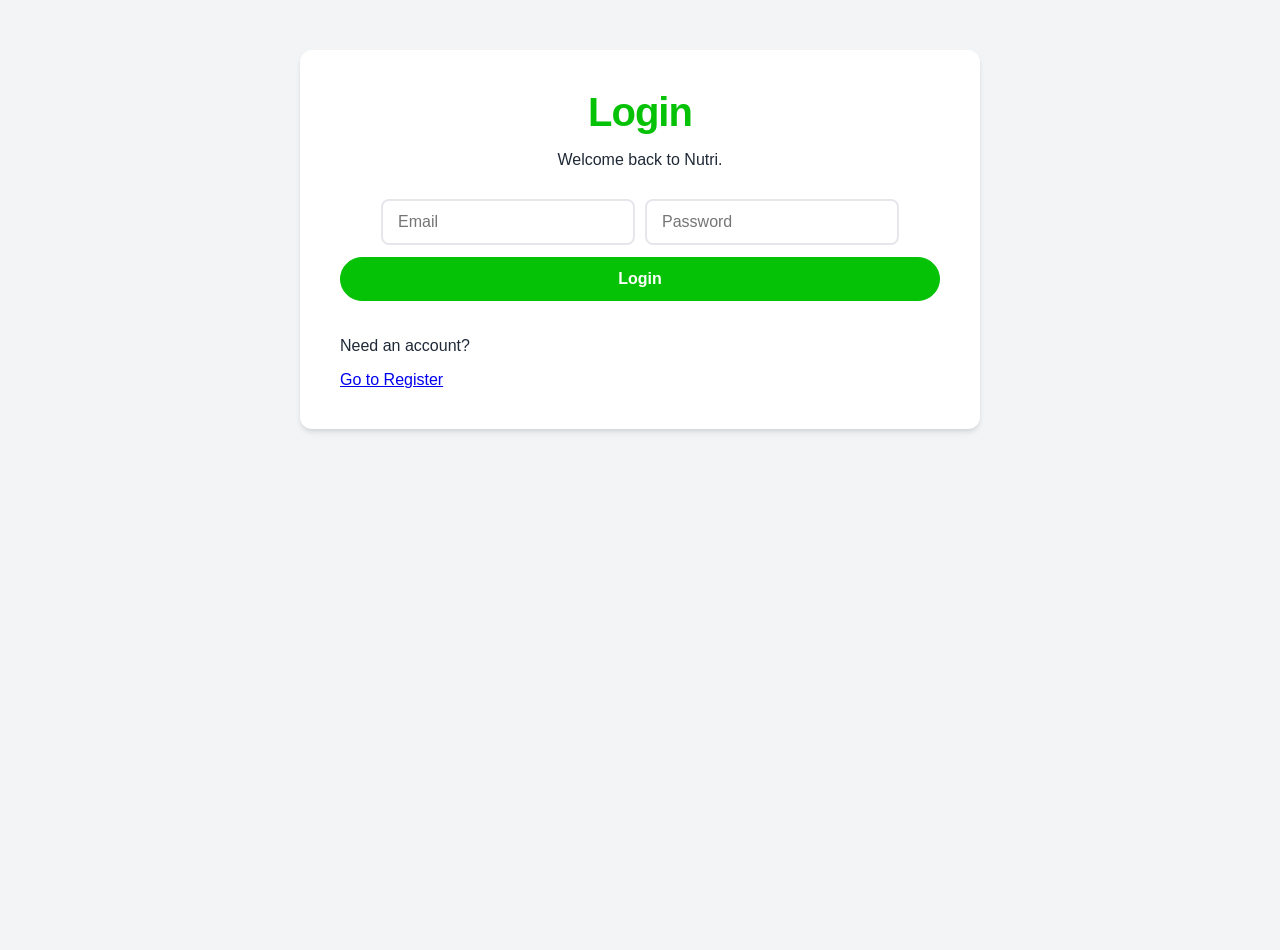
<file: static/login.html>
<!DOCTYPE html>
<html lang="en">
<head>
    <meta charset="UTF-8">
    <meta name="viewport" content="width=device-width, initial-scale=1.0">
    <title>Nutri - Login</title>
    <link rel="icon" type="image/x-icon" href="/static/favicon.ico">
    <link rel="stylesheet" href="/static/style.css">
    <script src="/static/script.js?v=2"></script>
</head>
<body>
    <div class="container auth-container">
        <header>
            <h1>Login</h1>
            <p>Welcome back to Nutri.</p>
        </header>

        <section class="form-section">
            <form id="login-form" class="auth-form">
                <div class="auth-input-row">
                    <input type="email" id="login-email" placeholder="Email" required>
                    <input type="password" id="login-password" placeholder="Password" required>
                </div>

                <button id="login-btn">Login</button>
            </form>
        </section>

        <p id="login-message" class="auth-message"></p>

        <div class="auth-links">
            <p>Need an account?</p>
            <a href="/register">Go to Register</a>
        </div>
    </div>
</body>
</html>
</file>
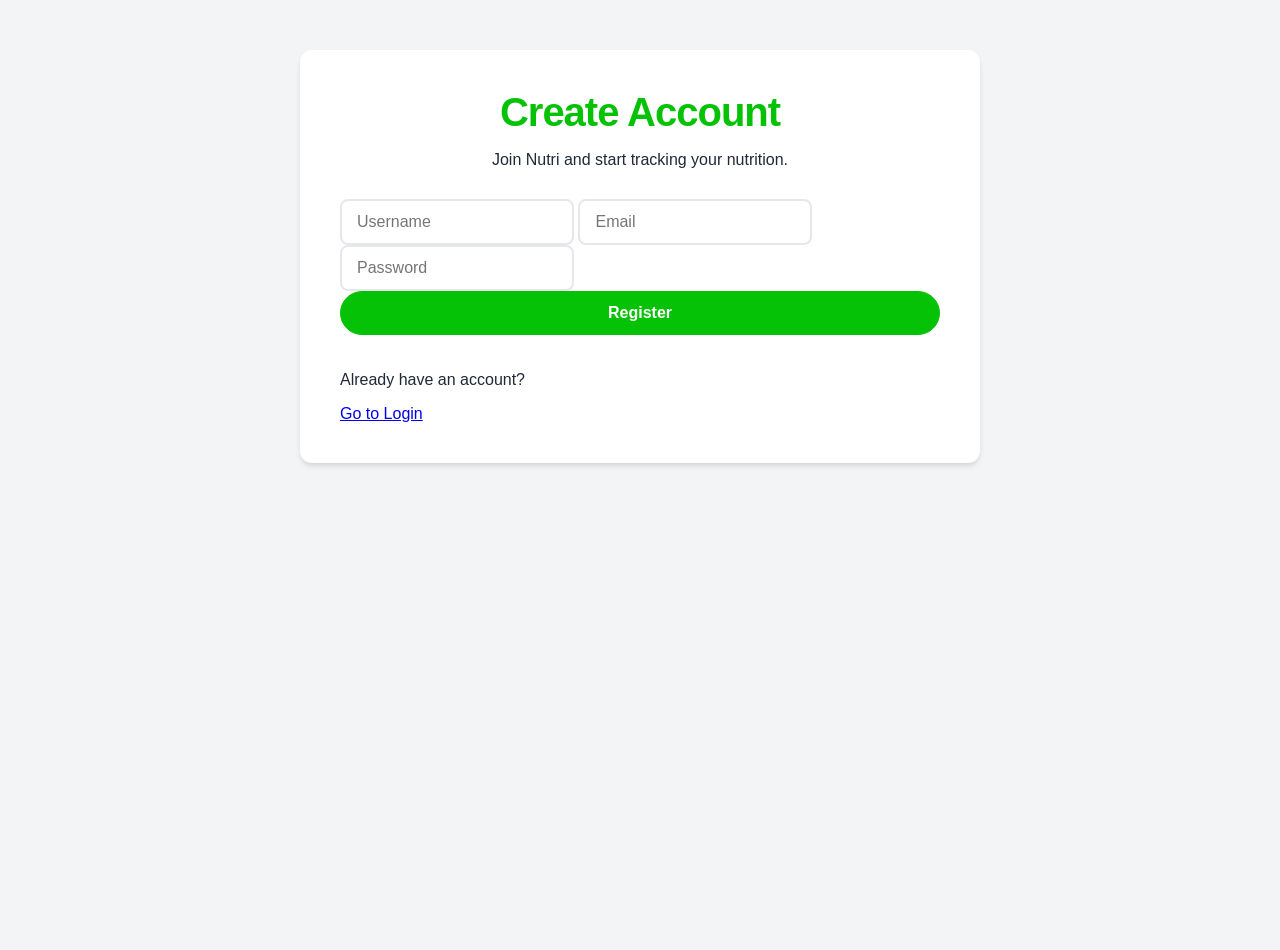
<file: static/register.html>
<!DOCTYPE html>
<html lang="en">
<head>
    <meta charset="UTF-8">
    <meta name="viewport" content="width=device-width, initial-scale=1.0">
    <title>Nutri - Register</title>
    <link rel="icon" type="image/x-icon" href="/static/favicon.ico">
    <link rel="stylesheet" href="/static/style.css">
    <script src="/static/script.js?v=2"></script>
</head>
<body>
    <div class="container auth-container">
        <header>
            <h1>Create Account</h1>
            <p>Join Nutri and start tracking your nutrition.</p>
        </header>

        <section class="form-section">
            <form id="register-form">
                <input type="text" id="register-username" placeholder="Username" required>
                <input type="email" id="register-email" placeholder="Email" required>
                <input type="password" id="register-password" placeholder="Password" required>
                <button type="submit" id="register-btn">Register</button>
            </form>
        </section>

        <p id="register-message" class="auth-message"></p>

        <div class="auth-links">
            <p>Already have an account?</p>
            <a href="/login">Go to Login</a>
        </div>
    </div>
</body>
</html>
</file>
<file: static/style.css>
:root {
    --primary: #06c206;
    --secondary: #06c206;
    --danger: #ef4444;
    --warning: #fbbf24;
    --bg: #f3f4f6;
    --card: #ffffff;
    --text: #1f2937;
    --border: #e5e7eb;
}

body {
    font-family: "Segoe UI", Roboto, Helvetica, Arial, sans-serif;
    background-color: var(--bg);
    color: var(--text);
    margin: 0;
    display: flex;
    justify-content: center;
    align-items: flex-start;
    padding-top: 50px;
    min-height: 100vh;
}

.container {
    width: 600px;
    background: var(--card);
    padding: 40px;
    border-radius: 12px;
    box-shadow: 0 4px 6px -1px rgba(0, 0, 0, 0.1),
                0 2px 4px -1px rgba(0, 0, 0, 0.06);
}

.feed-container {
    max-width: 760px;
}

header {
    text-align: center;
    margin-bottom: 30px;
}

header h1 {
    margin: 0;
    font-size: 2.5rem;
    color: var(--primary);
    letter-spacing: -1px;
}

.date-nav {
    display: flex;
    align-items: center;
    justify-content: center;
    gap: 14px;
    margin: 18px 0;
}

.date-arrow {
    background: var(--primary);
    color: white;
    width: 34px;
    height: 34px;
    border-radius: 999px;
    font-size: 1.4rem;
    font-weight: 800;
    line-height: 1;
    display: inline-flex;
    align-items: center;
    justify-content: center;
}

#tracker-date-display {
    min-width: 140px;
    text-align: center;
    font-weight: 700;
    color: var(--text);
    background: transparent;
    border: none;
    padding: 6px 10px;
    border-radius: 8px;
    cursor: pointer;
    font-size: inherit;
    font-family: inherit;
}

#tracker-date-display:hover {
    background: rgba(0, 0, 0, 0.05);
}

.tracker-date-input-hidden {
    position: absolute;
    width: 1px;
    height: 1px;
    opacity: 0;
    pointer-events: none;
    border: 0;
    padding: 0;
    margin: 0;
}

.summary-card {
    background: var(--primary);
    color: white;
    padding: 20px;
    border-radius: 10px;
    text-align: center;
    margin-bottom: 30px;
}

.summary-card h2 {
    margin: 0;
    font-weight: 500;
}

/* ---------- Sections ---------- */
.section {
    margin-bottom: 25px;
}

.section-header {
    display: flex;
    justify-content: space-between;
    align-items: center;
    margin-bottom: 15px;
}

.section-header h2 {
    margin: 0;
    font-size: 1.3rem;
    color: var(--text);
}

.section-subtext {
    margin: 6px 0 0;
    color: #6b7280;
    font-size: 0.95rem;
}

.empty-label {
    text-align: center;
    color: #9ca3af;
    font-size: 0.95rem;
    padding: 25px 0;
    margin: 0;
    border: 2px dashed var(--border);
    border-radius: 8px;
}

/* ---------- Inputs / Buttons ---------- */
input,
select,
textarea {
    padding: 12px 15px;
    border: 2px solid var(--border);
    border-radius: 8px;
    font-size: 1rem;
    outline: none;
    transition: border-color 0.2s;
    font-family: inherit;
}

input:focus,
select:focus,
textarea:focus {
    border-color: var(--primary);
}

button {
    cursor: pointer;
    border: none;
    border-radius: 8px;
    font-weight: 600;
    font-size: 0.9rem;
    transition: transform 0.1s, opacity 0.2s;
}

button:active {
    transform: scale(0.98);
}

.add-section-btn {
    background-color: var(--primary);
    color: white;
    padding: 8px 16px;
}

.exercise-btn {
    background-color: var(--secondary);
}

.save-btn {
    background-color: var(--secondary);
    color: white;
    padding: 10px 20px;
}

.cancel-btn {
    background-color: var(--danger);
    color: white;
    padding: 10px 20px;
}

.edit-btn {
    background: var(--warning);
    color: white;
    padding: 8px 15px;
}

.delete-btn,
.delete-confirm-btn {
    background: var(--danger);
    color: white;
    padding: 8px 15px;
}

.delete-confirm-btn:hover {
    background-color: #dc2626;
}

.section-subtotal {
    font-size: 0.95rem;
    font-weight: 500;
    color: var(--primary);
    margin-left: 6px;
}

.meal-group {
    margin-bottom: 18px;
}

.meal-group:last-child {
    margin-bottom: 0;
}

.meal-heading {
    font-size: 0.95rem;
    font-weight: 600;
    color: var(--text);
    margin: 0 0 8px 2px;
    text-transform: uppercase;
    letter-spacing: 0.04em;
    display: flex;
    align-items: baseline;
    gap: 8px;
}

.meal-subtotal {
    font-size: 0.85rem;
    font-weight: 500;
    color: var(--primary);
    text-transform: none;
    letter-spacing: normal;
}

.meal-group ul {
    list-style: none;
    padding: 0;
    margin: 0;
}

/* ---------- Lists ---------- */
#calorie-list,
#exercise-list,
#water-list {
    list-style: none;
    padding: 0;
    margin: 0;
}

.item {
    display: flex;
    justify-content: space-between;
    align-items: center;
    padding: 15px;
    background: #f9fafb;
    border: 1px solid var(--border);
    border-left: 4px solid var(--primary);
    border-radius: 8px;
    margin-bottom: 10px;
}

.item-info {
    font-size: 1.1rem;
}

.item-info strong {
    color: var(--primary);
}

.actions {
    display: flex;
    gap: 8px;
}

.food-item .actions,
.exercise-item .actions,
.water-item .actions {
    opacity: 0;
    pointer-events: none;
    transition: opacity 0.15s ease;
}

.food-item:hover .actions,
.exercise-item:hover .actions,
.water-item:hover .actions,
.food-item:focus-within .actions,
.exercise-item:focus-within .actions,
.water-item:focus-within .actions {
    opacity: 1;
    pointer-events: auto;
}

.actions select {
    padding: 8px 12px;
    border: 2px solid var(--border);
    border-radius: 8px;
    font-size: 0.9rem;
    background: white;
}

/* ---------- Modal ---------- */
.modal {
    display: none;
    position: fixed;
    z-index: 100;
    left: 0;
    top: 0;
    width: 100%;
    height: 100%;
    background-color: rgba(0, 0, 0, 0.5);
}

.modal-content {
    background-color: white;
    margin: 15% auto;
    padding: 30px;
    border-radius: 12px;
    width: 400px;
    display: flex;
    flex-direction: column;
    gap: 15px;
}

.modal-content form {
    display: flex;
    flex-direction: column;
    gap: 15px;
}

.modal-actions {
    display: flex;
    gap: 10px;
    justify-content: flex-end;
}

/* ---------- Search dropdown ---------- */
.search-wrapper {
    position: relative;
}

.search-dropdown {
    display: none;
    position: absolute;
    top: 100%;
    left: 0;
    right: 0;
    background: white;
    border: 2px solid var(--border);
    border-top: none;
    border-radius: 0 0 8px 8px;
    list-style: none;
    margin: 0;
    padding: 0;
    max-height: 200px;
    overflow-y: auto;
    z-index: 110;
}

.search-dropdown li {
    padding: 10px 15px;
    cursor: pointer;
    font-size: 0.95rem;
}

.search-dropdown li:hover {
    background-color: var(--bg);
}

/* ---------- Top header / nav ---------- */
.top-header {
    margin-bottom: 25px;
}

.brand-row {
    display: flex;
    align-items: center;
    justify-content: center;
    gap: 12px;
    margin-bottom: 20px;
}

.brand-logo {
    width: 42px;
    height: 42px;
    border-radius: 10px;
}

.page-tabs,
.sub-tabs {
    display: flex;
    justify-content: center;
    gap: 10px;
    flex-wrap: wrap;
}

.page-tabs {
    margin-bottom: 18px;
}

.sub-tabs {
    margin-top: 8px;
    margin-bottom: 10px;
}

.tab-link,
.sub-tab-link {
    text-decoration: none;
    color: var(--text);
    border: 1px solid var(--border);
    font-weight: 600;
    transition: all 0.2s ease;
}

.tab-link {
    background: #f9fafb;
    padding: 10px 18px;
    border-radius: 999px;
}

.sub-tab-link {
    background: white;
    padding: 8px 16px;
    border-radius: 999px;
}

.tab-link:hover,
.sub-tab-link:hover {
    background: #eef2ff;
    color: var(--primary);
}

.active-tab {
    background: var(--primary);
    color: white;
    border-color: var(--primary);
}

.active-sub-tab {
    background: var(--secondary);
    color: white;
    border-color: var(--secondary);
}

.user-bar {
    display: flex;
    justify-content: space-between;
    align-items: center;
    gap: 12px;
    padding: 12px 16px;
    background: #f9fafb;
    border: 1px solid var(--border);
    border-radius: 10px;
    margin-bottom: 10px;
}

.user-bar-right {
    display: flex;
    align-items: center;
    gap: 10px;
}

.user-role-pill {
    background: #eef2ff;
    color: var(--primary);
    padding: 4px 10px;
    border-radius: 999px;
    font-size: 0.8rem;
    font-weight: 700;
}

/* ---------- Feed ---------- */
.feed-posts {
    display: flex;
    flex-direction: column;
    gap: 20px;
    margin-top: 10px;
}

.feed-post-card {
    background: white;
    border: 1px solid var(--border);
    border-radius: 16px;
    overflow: hidden;
    box-shadow: 0 4px 10px rgba(0, 0, 0, 0.04);
}

.feed-post-header {
    display: flex;
    align-items: center;
    gap: 12px;
    padding: 16px;
}

.feed-user-avatar {
    width: 42px;
    height: 42px;
    border-radius: 999px;
    background: #eef2ff;
    color: var(--primary);
    display: flex;
    align-items: center;
    justify-content: center;
    font-weight: 700;
}

.feed-username {
    font-weight: 700;
    color: var(--text);
}

.feed-post-date {
    font-size: 0.85rem;
    color: #6b7280;
}

.feed-post-body {
    padding: 16px;
}

.feed-post-caption {
    margin: 0;
    line-height: 1.5;
    color: var(--text);
}

.feed-post-actions {
    display: flex;
    align-items: center;
    gap: 10px;
    margin-top: 8px;
    flex-wrap: wrap;
}

.feed-loading {
    text-align: center;
    color: #6b7280;
    font-size: 0.95rem;
    font-weight: 600;
    padding: 16px 0 8px;
}

/* ---------- Post creation ---------- */
.post-create-card {
    display: flex;
    flex-direction: column;
    gap: 14px;
    background: white;
    border: 1px solid var(--border);
    border-radius: 16px;
    padding: 20px;
}

.post-create-user {
    font-size: 1rem;
    color: var(--text);
}

#post-caption {
    min-height: 120px;
    resize: vertical;
}

.post-image-preview {
    display: grid;
    grid-template-columns: repeat(auto-fit, minmax(120px, 1fr));
    gap: 10px;
}

.post-image-preview img {
    width: 100%;
    height: 120px;
    object-fit: cover;
    border-radius: 10px;
    border: 1px solid var(--border);
}

.helper-text {
    font-size: 0.9rem;
    color: #6b7280;
    margin: 0;
}

/* ---------- Carousel ---------- */
.feed-carousel {
    position: relative;
    overflow: hidden;
    border-top: 1px solid var(--border);
    border-bottom: 1px solid var(--border);
    background: #f3f4f6;
}

.feed-carousel-track {
    display: flex;
    transition: transform 0.3s ease-in-out;
    will-change: transform;
}

.feed-post-image {
    width: 100%;
    height: auto;
    max-height: 750px;
    object-fit: contain;
    flex: 0 0 100%;
    display: block;
    user-select: none;
    -webkit-user-drag: none;
    background: #f3f4f6;
}

.feed-post-image-placeholder {
    height: 320px;
    background: #f3f4f6;
    border-top: 1px solid var(--border);
    border-bottom: 1px solid var(--border);
    display: flex;
    align-items: center;
    justify-content: center;
    color: #9ca3af;
    font-weight: 600;
}

.carousel-btn {
    position: absolute;
    top: 50%;
    transform: translateY(-50%);
    z-index: 20;
    width: 40px;
    height: 40px;
    border-radius: 999px;
    background: rgba(0, 0, 0, 0.5);
    color: white;
    font-size: 1.4rem;
    font-weight: 700;
    border: none;
    display: flex;
    align-items: center;
    justify-content: center;
    cursor: pointer;
}

.prev-btn {
    left: 12px;
}

.next-btn {
    right: 12px;
}

.carousel-dots {
    display: flex;
    justify-content: center;
    gap: 8px;
    padding: 12px 0 4px;
}

.carousel-dot {
    width: 10px;
    height: 10px;
    border-radius: 999px;
    background: #d1d5db;
    border: none;
    cursor: pointer;
    padding: 0;
}

.active-dot {
    background: var(--primary);
}

/* ---------- Likes ---------- */
.like-btn {
    font-size: 1.4rem;
    background: none;
    border: none;
    cursor: pointer;
    transition: transform 0.15s ease;
}

.like-btn:hover {
    transform: scale(1.15);
}

.like-btn.liked {
    transform: scale(1.2);
}

.like-count {
    font-weight: 600;
    color: var(--text);
}

/* ---------- Profile ---------- */
.profile-stats-grid {
    display: grid;
    grid-template-columns: repeat(2, 1fr);
    gap: 15px;
    margin-top: 10px;
}

.profile-stat-card {
    background: white;
    border: 1px solid var(--border);
    border-radius: 16px;
    padding: 20px;
    text-align: center;
    box-shadow: 0 4px 10px rgba(0, 0, 0, 0.04);
}

.profile-stat-value {
    font-size: 2rem;
    font-weight: 800;
    color: var(--primary);
}

.profile-stat-label {
    margin-top: 6px;
    color: #6b7280;
    font-weight: 600;
}

/* ---------- Settings ---------- */
.settings-card {
    display: flex;
    flex-direction: column;
    gap: 12px;
    background: white;
    border: 1px solid var(--border);
    border-radius: 16px;
    padding: 20px;
    box-shadow: 0 4px 10px rgba(0, 0, 0, 0.04);
}

.settings-card p {
    margin: 0;
    color: var(--text);
}

.settings-card label {
    font-weight: 600;
    color: var(--text);
}

.settings-card select,
.settings-card input {
    width: 100%;
    box-sizing: border-box;
}

.settings-gear {
    text-decoration: none;
    font-size: 1.2rem;
    line-height: 1;
    display: inline-flex;
    align-items: center;
    justify-content: center;
    width: 38px;
    height: 38px;
    border-radius: 999px;
    background: #f9fafb;
    border: 1px solid var(--border);
    transition: background 0.2s ease, transform 0.15s ease;
}

.settings-gear:hover {
    background: #eef2ff;
    transform: rotate(12deg);
}

.settings-gear:active {
    transform: scale(0.96);
}

.settings-profile-preview {
    display: flex;
    justify-content: center;
    margin-bottom: 8px;
}

.settings-profile-image,
.home-profile-image,
.feed-user-avatar-image {
    width: 96px;
    height: 96px;
    object-fit: cover;
    border-radius: 999px;
    border: 2px solid var(--border);
}

.settings-profile-fallback {
    width: 96px;
    height: 96px;
    border-radius: 999px;
    background: #eef2ff;
    color: var(--primary);
    display: flex;
    align-items: center;
    justify-content: center;
    font-size: 2rem;
    font-weight: 700;
    border: 2px solid var(--border);
}

.avatar-image,
.avatar-fallback {
    width: 42px;
    height: 42px;
    border-radius: 999px;
    display: flex;
    align-items: center;
    justify-content: center;
    object-fit: cover;
    border: 2px solid var(--border);
    flex-shrink: 0;
}

.avatar-fallback {
    background: #eef2ff;
    color: var(--primary);
    font-weight: 700;
}

.avatar-large {
    width: 96px;
    height: 96px;
    font-size: 2rem;
}

.auth-message {
    margin: 0;
    font-size: 0.95rem;
    min-height: 20px;
}

#admin-user-search {
    width: 100%;
    box-sizing: border-box;
    margin-bottom: 15px;
}

/* ---------- Home Page ---------- */
.home-profile-card {
    display: flex;
    flex-direction: column;
    align-items: center;
    gap: 12px;
    background: white;
    border: 1px solid var(--border);
    border-radius: 16px;
    padding: 24px;
    box-shadow: 0 4px 10px rgba(0, 0, 0, 0.04);
}

.home-profile-picture {
    width: 96px;
    height: 96px;
    border-radius: 999px;
    background: #eef2ff;
    color: var(--primary);
    display: flex;
    align-items: center;
    justify-content: center;
    font-size: 2rem;
    font-weight: 700;
    border: 2px solid var(--border);
}

.home-profile-link {
    margin-top: 4px;
}

.home-stats-grid {
    display: grid;
    grid-template-columns: repeat(2, 1fr);
    gap: 15px;
}

.home-stat-card {
    background: white;
    border: 1px solid var(--border);
    border-radius: 16px;
    padding: 20px;
    text-align: center;
    box-shadow: 0 4px 10px rgba(0, 0, 0, 0.04);
}

.home-stat-label {
    color: #6b7280;
    font-weight: 600;
    margin-bottom: 8px;
}

.home-stat-value {
    font-size: 2rem;
    font-weight: 800;
    color: var(--primary);
}

.home-member-since {
    text-align: center;
    color: #6b7280;
    font-size: 1rem;
}

.weekly-recap-card {
    display: flex;
    flex-direction: column;
    gap: 16px;
    background: white;
    border: 1px solid var(--border);
    border-radius: 16px;
    padding: 20px;
    box-shadow: 0 4px 10px rgba(0, 0, 0, 0.04);
}

#weekly-recap-canvas {
    width: 100%;
    max-width: 520px;
    height: auto;
    border-radius: 16px;
    align-self: center;
    border: 1px solid var(--border);
}

/* ---------- Goal progress bars ---------- */
.home-goals-card {
    margin-top: 18px;
    display: flex;
    flex-direction: column;
    gap: 14px;
}

.goal-progress {
    background: #ffffff;
    border: 1px solid var(--border);
    border-radius: 16px;
    padding: 14px 16px;
    box-shadow: 0 4px 10px rgba(0, 0, 0, 0.04);
}

.goal-progress-row {
    display: flex;
    justify-content: space-between;
    align-items: center;
    gap: 12px;
    margin-bottom: 10px;
    font-size: 0.92rem;
    font-weight: 700;
    color: var(--text);
}

.goal-progress-row span:first-child {
    color: #4b5563;
}

.goal-progress-row span:last-child {
    color: var(--text);
    white-space: nowrap;
}

.goal-progress-bar {
    width: 100%;
    height: 12px;
    background: #e5e7eb;
    border-radius: 999px;
    overflow: hidden;
}

.goal-progress-fill {
    height: 100%;
    width: 0%;
    background: var(--primary);
    border-radius: 999px;
    transition: width 0.25s ease;
}

.goal-progress-fill.goal-complete {
    background: #16a34a;
}

/* ---------- Dark mode ---------- */
body.dark-mode {
    --bg: #111827;
    --card: #1f2937;
    --text: #f9fafb;
    --border: #374151;
    --primary: #22c55e;
    --secondary: #22c55e;
    --danger: #ef4444;
    --warning: #fbbf24;
    background-color: var(--bg);
    color: var(--text);
}

body.dark-mode .container,
body.dark-mode .feed-post-card,
body.dark-mode .settings-card,
body.dark-mode .profile-stat-card,
body.dark-mode .modal-content {
    background: var(--card);
    color: var(--text);
}

body.dark-mode .item,
body.dark-mode .user-bar,
body.dark-mode .tab-link,
body.dark-mode .sub-tab-link,
body.dark-mode .settings-gear {
    background: #111827;
    color: var(--text);
    border-color: var(--border);
}

body.dark-mode input,
body.dark-mode select,
body.dark-mode textarea {
    background: #111827;
    color: var(--text);
    border-color: var(--border);
}

body.dark-mode input::placeholder,
body.dark-mode textarea::placeholder {
    color: #9ca3af;
}

body.dark-mode .search-dropdown {
    background: #111827;
    border-color: var(--border);
}

body.dark-mode .search-dropdown li:hover {
    background: #1f2937;
}

body.dark-mode .feed-post-image-placeholder {
    background: #111827;
    color: #9ca3af;
}

body.dark-mode .empty-label,
body.dark-mode .section-subtext,
body.dark-mode .feed-post-date,
body.dark-mode .feed-loading,
body.dark-mode .profile-stat-label {
    color: #d1d5db;
}

body.dark-mode .tab-link:hover,
body.dark-mode .sub-tab-link:hover,
body.dark-mode .settings-gear:hover {
    background: #1f2937;
    color: var(--primary);
}

body.dark-mode .user-role-pill {
    background: #111827;
    color: var(--primary);
    border: 1px solid var(--border);
}

body.dark-mode .carousel-dot {
    background: #6b7280;
}

body.dark-mode .active-dot {
    background: var(--primary);
}

body.dark-mode .avatar-fallback {
    background: #111827;
    border-color: var(--border);
}

body.dark-mode .weekly-recap-card {
    background: var(--card);
    color: var(--text);
    border-color: var(--border);
}

/* ---------- Goal progress dark mode ---------- */
body.dark-mode .goal-progress {
    background: var(--card);
    color: var(--text);
    border-color: var(--border);
}

body.dark-mode .goal-progress-row span:first-child,
body.dark-mode .goal-progress-row span:last-child {
    color: var(--text);
}

body.dark-mode .goal-progress-bar {
    background: #374151;
}

/* ---------- Home page ---------- */
.home-profile-card {
    display: flex;
    flex-direction: column;
    align-items: center;
    gap: 12px;
    background: white;
    border: 1px solid var(--border);
    border-radius: 16px;
    padding: 24px;
    box-shadow: 0 4px 10px rgba(0, 0, 0, 0.04);
}

.home-profile-picture {
    display: flex;
    align-items: center;
    justify-content: center;
}

.home-profile-link {
    margin-top: 4px;
}

.home-stats-grid {
    display: grid;
    grid-template-columns: repeat(auto-fit, minmax(180px, 1fr));
    gap: 15px;
}

.home-stat-card {
    background: white;
    border: 1px solid var(--border);
    border-radius: 16px;
    padding: 20px;
    text-align: center;
    box-shadow: 0 4px 10px rgba(0, 0, 0, 0.04);
}

.home-stat-label {
    color: #6b7280;
    font-weight: 600;
    margin-bottom: 8px;
}

.home-stat-value {
    font-size: 2rem;
    font-weight: 800;
    color: var(--primary);
}

.home-member-since {
    text-align: center;
    color: #6b7280;
    font-size: 1rem;
}

/* ---------- Shared avatar styles ---------- */
.avatar-image,
.avatar-fallback {
    width: 42px;
    height: 42px;
    border-radius: 999px;
    display: flex;
    align-items: center;
    justify-content: center;
    object-fit: cover;
    border: 2px solid var(--border);
    flex-shrink: 0;
}

.avatar-fallback {
    background: #eef2ff;
    color: var(--primary);
    font-weight: 700;
}

.avatar-large {
    width: 96px;
    height: 96px;
    font-size: 2rem;
}

/* ---------- Home dark mode fixes ---------- */
body.dark-mode .home-profile-card,
body.dark-mode .home-stat-card {
    background: var(--card);
    color: var(--text);
    border-color: var(--border);
}

body.dark-mode #home-username {
    color: var(--text);
}

body.dark-mode .home-stat-label,
body.dark-mode .home-member-since {
    color: #d1d5db;
}

body.dark-mode .avatar-fallback {
    background: #111827;
    color: var(--primary);
    border-color: var(--border);
}

body.dark-mode .home-profile-link {
    background: #111827;
    color: var(--text);
    border-color: var(--border);
}

body.dark-mode .home-profile-link:hover {
    background: #1f2937;
    color: var(--primary);
}

.stats-tabs {
    display: flex;
    justify-content: center;
    gap: 10px;
    margin: 18px 0 24px;
    flex-wrap: wrap;
}

.stats-tab {
    background: #f9fafb;
    color: var(--text);
    border: 1px solid var(--border);
    padding: 10px 18px;
    border-radius: 999px;
    font-weight: 700;
}

.stats-tab:hover {
    background: #eef2ff;
    color: var(--primary);
}

.active-stats-tab {
    background: var(--primary);
    color: white;
    border-color: var(--primary);
}

.stats-tab-content {
    margin-top: 10px;
}

.visualization-placeholder {
    background: white;
    border: 2px dashed var(--border);
    border-radius: 16px;
    padding: 35px;
    text-align: center;
    color: #6b7280;
}

body.dark-mode .stats-tab {
    background: #111827;
    color: var(--text);
    border-color: var(--border);
}

body.dark-mode .stats-tab:hover {
    background: #1f2937;
    color: var(--primary);
}

body.dark-mode .active-stats-tab {
    background: var(--primary);
    color: white;
}

body.dark-mode .visualization-placeholder {
    background: var(--card);
    color: #d1d5db;
    border-color: var(--border);
}

body.dark-mode .feed-post-image {
    background: #111827;
}

/* ---------- Login/Register buttons ---------- */
#login-btn,
#register-btn {
    width: 100%;
    background: var(--primary);
    color: white;
    padding: 12px 18px;
    border-radius: 999px;
    font-weight: 700;
    font-size: 1rem;
    border: 1px solid var(--primary);
}

#login-btn:hover,
#register-btn:hover {
    background: #059905;
    border-color: #059905;
}

/* ---------- Logout button in top user bar ---------- */
.user-bar button {
    background: transparent;
    color: var(--primary);
    border: 1px solid var(--primary);
    padding: 8px 16px;
    border-radius: 999px;
    font-weight: 700;
}

.user-bar button:hover {
    background: var(--primary);
    color: white;
}

/* ---------- Dark mode logout button ---------- */
body.dark-mode .user-bar button {
    color: var(--primary);
    border-color: var(--primary);
}

body.dark-mode .user-bar button:hover {
    background: var(--primary);
    color: white;
}

/* ---------- Login form layout ---------- */
.auth-form {
    display: flex;
    flex-direction: column;
    align-items: center;
    gap: 12px;
}

/* Inputs row (email + password) */
.auth-input-row {
    display: flex;
    justify-content: center;
    gap: 10px;
    width: 100%;
}

/* Individual inputs */
.auth-input-row input {
    flex: 1;
    max-width: 220px;
}

/* ---------- Copy previous day buttons ---------- */
.section-actions {
    display: flex;
    align-items: center;
    justify-content: flex-end;
    gap: 8px;
    flex-wrap: wrap;
}

.copy-section-btn,
.section-header button.copy-section-btn {
    appearance: none;
    -webkit-appearance: none;
    background: #ffffff;
    color: var(--primary);
    border: 1.5px solid var(--primary);
    padding: 8px 14px;
    border-radius: 999px;
    font-size: 0.85rem;
    font-weight: 800;
    line-height: 1;
    font-family: inherit;
    box-shadow: 0 2px 8px rgba(6, 194, 6, 0.12);
    display: inline-flex;
    align-items: center;
    justify-content: center;
    gap: 6px;
    white-space: nowrap;
    min-height: 34px;
    transition: background 0.2s ease, color 0.2s ease, transform 0.1s ease, box-shadow 0.2s ease;
}

.copy-section-btn:hover,
.section-header button.copy-section-btn:hover {
    background: var(--primary);
    color: white;
    border-color: var(--primary);
    box-shadow: 0 4px 12px rgba(6, 194, 6, 0.25);
    transform: translateY(-1px);
}

.copy-section-btn:active,
.section-header button.copy-section-btn:active {
    transform: scale(0.97);
}

body.dark-mode .copy-section-btn,
body.dark-mode .section-header button.copy-section-btn {
    background: #111827;
    color: var(--primary);
    border-color: var(--primary);
    box-shadow: 0 2px 8px rgba(34, 197, 94, 0.14);
}

body.dark-mode .copy-section-btn:hover,
body.dark-mode .section-header button.copy-section-btn:hover {
    background: var(--primary);
    color: white;
    border-color: var(--primary);
}

.admin-management-grid {
    display: grid;
    grid-template-columns: 1fr;
    gap: 18px;
}

.admin-management-grid h3 {
    margin: 0 0 4px;
    color: var(--text);
}
</file>
